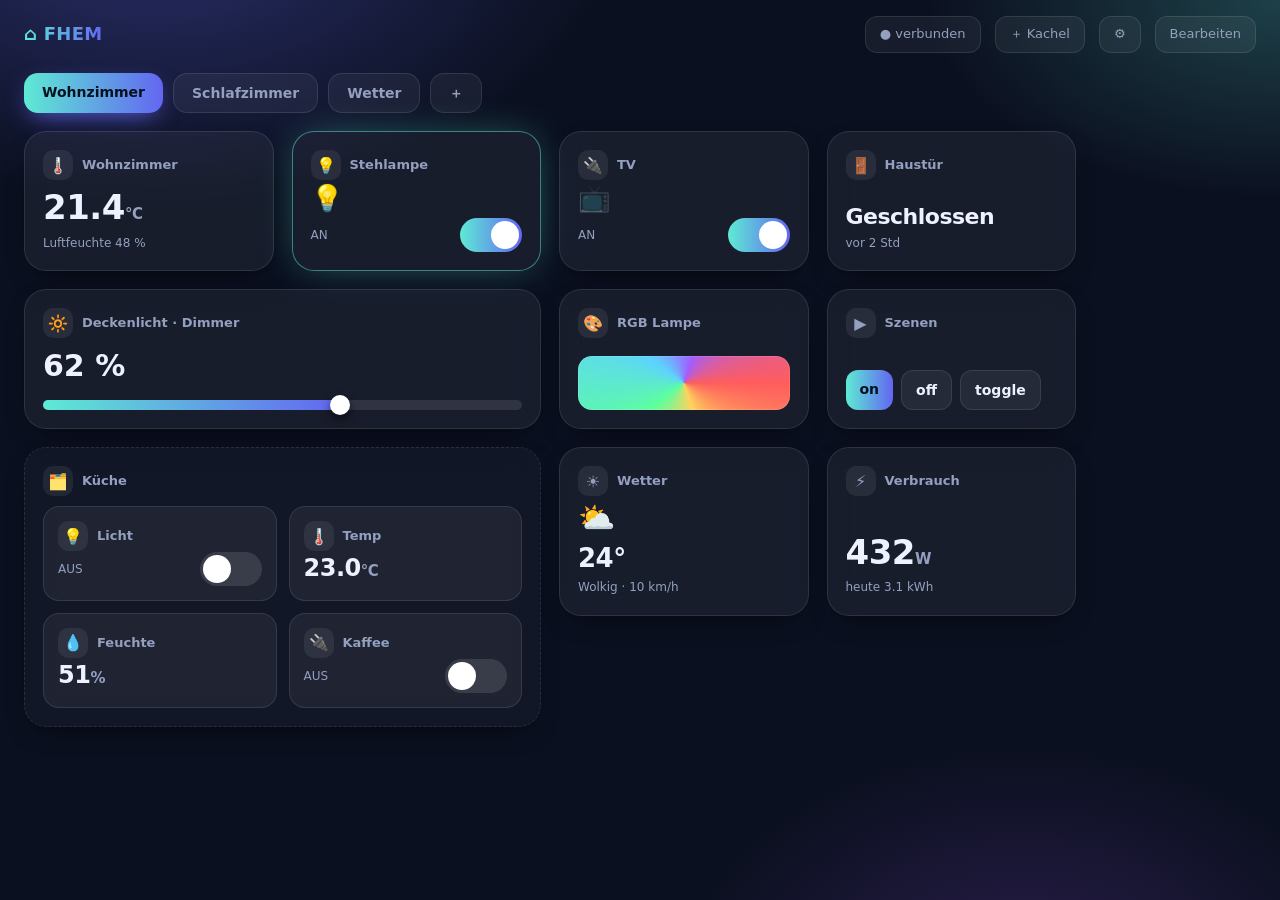
<file: public/preview/aurora.html>
<!DOCTYPE html>
<html lang="de"><head>
<meta charset="UTF-8"><meta name="viewport" content="width=device-width, initial-scale=1">
<title>Preview · Aurora</title>
<style>
:root{
  --accent1:#5eead4; --accent2:#6366f1; --text:#eef2ff; --muted:#93a0c0;
  --card:rgba(255,255,255,.055); --stroke:rgba(255,255,255,.10);
}
*{box-sizing:border-box}
body{margin:0;min-height:100vh;color:var(--text);font:15px/1.45 "Inter",system-ui,-apple-system,sans-serif;
  background:#0b1020;
  background-image:radial-gradient(60vw 50vh at 12% -8%,rgba(99,102,241,.35),transparent 60%),
                   radial-gradient(50vw 40vh at 100% 0%,rgba(94,234,212,.22),transparent 55%),
                   radial-gradient(45vw 45vh at 80% 110%,rgba(168,85,247,.20),transparent 60%);
  -webkit-font-smoothing:antialiased;}
.bar{display:flex;align-items:center;gap:14px;padding:16px 24px}
.brand{font-weight:800;letter-spacing:.3px;font-size:18px;
  background:linear-gradient(90deg,var(--accent1),var(--accent2));-webkit-background-clip:text;background-clip:text;color:transparent}
.spacer{flex:1}
.chip{padding:8px 14px;border:1px solid var(--stroke);border-radius:12px;background:var(--card);color:var(--muted);font-size:13px;backdrop-filter:blur(8px)}
.tabs{display:flex;gap:10px;padding:4px 24px 18px}
.tab{padding:9px 18px;border-radius:14px;border:1px solid var(--stroke);background:var(--card);color:var(--muted);font-weight:600;font-size:14px;backdrop-filter:blur(8px)}
.tab.on{color:#06121f;border:none;background:linear-gradient(90deg,var(--accent1),var(--accent2));box-shadow:0 8px 24px -8px var(--accent2)}
.grid{display:grid;grid-template-columns:repeat(4,1fr);gap:18px;padding:0 24px 28px;max-width:1100px}
.card{background:var(--card);border:1px solid var(--stroke);border-radius:22px;padding:18px;backdrop-filter:blur(14px);
  box-shadow:0 10px 30px -16px #000;position:relative;overflow:hidden;min-height:140px;display:flex;flex-direction:column}
.head{display:flex;align-items:center;gap:9px;color:var(--muted);font-size:13px;font-weight:600}
.ico{width:30px;height:30px;border-radius:10px;display:grid;place-items:center;background:rgba(255,255,255,.07);font-size:16px}
.val{margin-top:auto;font-size:34px;font-weight:800;letter-spacing:-.5px}
.val small{font-size:15px;color:var(--muted);font-weight:600}
.sub{color:var(--muted);font-size:12px;margin-top:2px}
.col2{grid-column:span 2}.col2r{grid-row:span 2}
/* switch */
.toggle{margin-top:auto;display:flex;align-items:center;justify-content:space-between}
.knob{width:62px;height:34px;border-radius:20px;background:rgba(255,255,255,.12);position:relative;transition:.2s}
.knob::after{content:"";position:absolute;top:3px;left:3px;width:28px;height:28px;border-radius:50%;background:#fff;transition:.2s}
.on .knob{background:linear-gradient(90deg,var(--accent1),var(--accent2))}
.on .knob::after{left:31px}
.card.lit{border-color:rgba(94,234,212,.5);box-shadow:0 0 40px -10px rgba(94,234,212,.45)}
.bulb{font-size:26px}
/* dimmer */
.track{margin-top:auto;height:10px;border-radius:8px;background:rgba(255,255,255,.10);position:relative}
.fill{position:absolute;inset:0 38% 0 0;border-radius:8px;background:linear-gradient(90deg,var(--accent1),var(--accent2))}
.dot{position:absolute;top:50%;left:62%;width:20px;height:20px;border-radius:50%;background:#fff;transform:translate(-50%,-50%);box-shadow:0 4px 10px #0008}
/* buttons */
.btns{margin-top:auto;display:flex;gap:8px;flex-wrap:wrap}
.btn{padding:9px 14px;border-radius:12px;border:1px solid var(--stroke);background:rgba(255,255,255,.06);color:var(--text);font-weight:600;font-size:14px}
.btn.primary{border:none;background:linear-gradient(90deg,var(--accent1),var(--accent2));color:#06121f}
/* group */
.group{grid-column:span 2;grid-row:span 2;background:rgba(255,255,255,.03);border-style:dashed}
.nest{margin-top:10px;display:grid;grid-template-columns:1fr 1fr;gap:12px;flex:1}
.nest .mini{background:var(--card);border:1px solid var(--stroke);border-radius:16px;padding:14px;display:flex;flex-direction:column}
.mini .val{font-size:24px}
/* color */
.swatch{margin-top:auto;height:54px;border-radius:14px;background:conic-gradient(from .25turn,#ff5d5d,#ffd25d,#5dff9e,#5dd2ff,#a25dff,#ff5d5d);box-shadow:inset 0 0 0 1px var(--stroke)}
.wic{font-size:30px}
</style></head><body>
<div class="bar"><div class="brand">⌂ FHEM</div><div class="spacer"></div>
  <div class="chip">● verbunden</div><div class="chip">＋ Kachel</div><div class="chip">⚙</div><div class="chip">Bearbeiten</div></div>
<div class="tabs"><div class="tab on">Wohnzimmer</div><div class="tab">Schlafzimmer</div><div class="tab">Wetter</div><div class="tab">＋</div></div>
<div class="grid">
  <div class="card"><div class="head"><div class="ico">🌡️</div>Wohnzimmer</div><div class="val">21.4<small>°C</small></div><div class="sub">Luftfeuchte 48 %</div></div>
  <div class="card lit on"><div class="head"><div class="ico">💡</div>Stehlampe</div><div class="bulb">💡</div><div class="toggle"><span class="sub">AN</span><div class="knob"></div></div></div>
  <div class="card on"><div class="head"><div class="ico">🔌</div>TV</div><div class="bulb" style="opacity:.4">📺</div><div class="toggle"><span class="sub">AN</span><div class="knob"></div></div></div>
  <div class="card"><div class="head"><div class="ico">🚪</div>Haustür</div><div class="val" style="font-size:22px">Geschlossen</div><div class="sub">vor 2 Std</div></div>

  <div class="card col2"><div class="head"><div class="ico">🔆</div>Deckenlicht · Dimmer</div><div style="font-size:30px;font-weight:800;margin:6px 0">62 %</div><div class="track"><div class="fill"></div><div class="dot"></div></div></div>
  <div class="card"><div class="head"><div class="ico">🎨</div>RGB Lampe</div><div class="swatch"></div></div>
  <div class="card"><div class="head"><div class="ico">▶️</div>Szenen</div><div class="btns"><div class="btn primary">on</div><div class="btn">off</div><div class="btn">toggle</div></div></div>

  <div class="card group"><div class="head"><div class="ico">🗂️</div>Küche</div>
    <div class="nest">
      <div class="mini"><div class="head"><div class="ico">💡</div>Licht</div><div class="toggle"><span class="sub">AUS</span><div class="knob"></div></div></div>
      <div class="mini"><div class="head"><div class="ico">🌡️</div>Temp</div><div class="val">23.0<small>°C</small></div></div>
      <div class="mini"><div class="head"><div class="ico">💧</div>Feuchte</div><div class="val">51<small>%</small></div></div>
      <div class="mini"><div class="head"><div class="ico">🔌</div>Kaffee</div><div class="toggle"><span class="sub">AUS</span><div class="knob"></div></div></div>
    </div>
  </div>
  <div class="card"><div class="head"><div class="ico">☀️</div>Wetter</div><div class="wic">⛅</div><div class="val" style="font-size:26px">24°</div><div class="sub">Wolkig · 10 km/h</div></div>
  <div class="card"><div class="head"><div class="ico">⚡</div>Verbrauch</div><div class="val">432<small>W</small></div><div class="sub">heute 3.1 kWh</div></div>
</div>
</body></html>
</file>
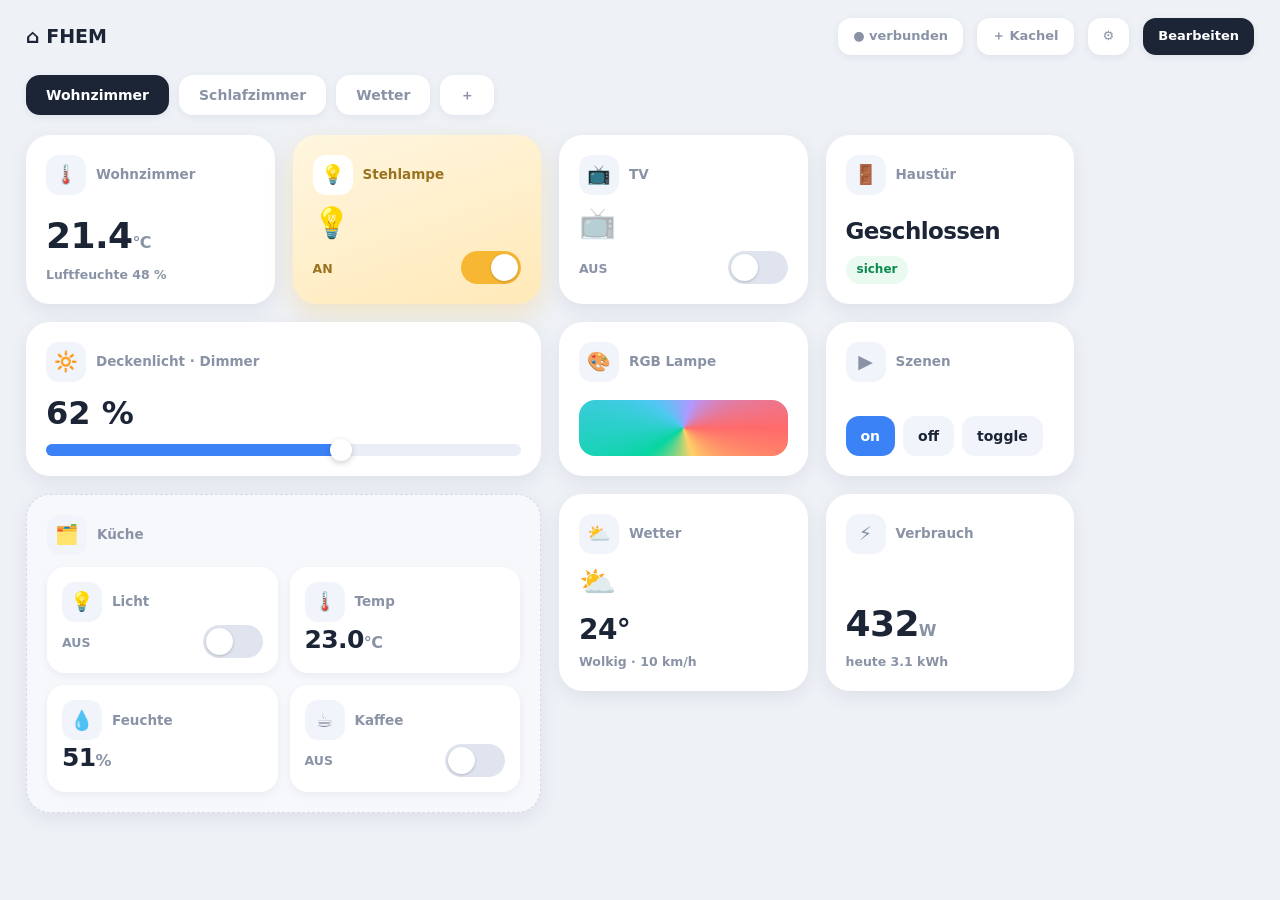
<file: public/preview/clean.html>
<!DOCTYPE html>
<html lang="de"><head>
<meta charset="UTF-8"><meta name="viewport" content="width=device-width, initial-scale=1">
<title>Preview · Clean</title>
<style>
:root{--bg:#eef1f6;--card:#fff;--text:#1c2536;--muted:#8a93a6;--line:#e6e9f0;
  --blue:#3b82f6;--amber:#f7b733;--green:#34c77b;--violet:#8b5cf6;}
*{box-sizing:border-box}
body{margin:0;min-height:100vh;background:var(--bg);color:var(--text);
  font:15px/1.45 "Inter",system-ui,-apple-system,sans-serif;-webkit-font-smoothing:antialiased}
.bar{display:flex;align-items:center;gap:14px;padding:18px 26px}
.brand{font-weight:800;font-size:19px}
.spacer{flex:1}
.chip{padding:9px 15px;border-radius:13px;background:var(--card);color:var(--muted);font-size:13px;font-weight:600;box-shadow:0 2px 8px #0b163712}
.chip.dark{background:var(--text);color:#fff}
.tabs{display:flex;gap:10px;padding:2px 26px 20px}
.tab{padding:10px 20px;border-radius:14px;background:var(--card);color:var(--muted);font-weight:700;font-size:14px;box-shadow:0 2px 8px #0b163710}
.tab.on{background:var(--text);color:#fff}
.grid{display:grid;grid-template-columns:repeat(4,1fr);gap:18px;padding:0 26px 30px;max-width:1100px}
.card{background:var(--card);border-radius:24px;padding:20px;min-height:148px;display:flex;flex-direction:column;
  box-shadow:0 6px 20px #0b163712;transition:.2s}
.head{display:flex;align-items:center;gap:10px;font-size:13.5px;font-weight:700;color:var(--muted)}
.ico{width:40px;height:40px;border-radius:13px;display:grid;place-items:center;font-size:19px;background:#f1f4fa}
.val{margin-top:auto;font-size:36px;font-weight:800;letter-spacing:-.6px}
.val small{font-size:16px;color:var(--muted);font-weight:700}
.sub{color:var(--muted);font-size:12.5px;font-weight:600;margin-top:3px}
.col2{grid-column:span 2}
.toggle{margin-top:auto;display:flex;align-items:center;justify-content:space-between}
.knob{width:60px;height:33px;border-radius:20px;background:#dfe4ee;position:relative;transition:.2s}
.knob::after{content:"";position:absolute;top:3px;left:3px;width:27px;height:27px;border-radius:50%;background:#fff;box-shadow:0 1px 3px #0003;transition:.2s}
/* lit card: tints amber like HomeKit */
.card.lit{background:linear-gradient(160deg,#fff6e0,#ffe9b8);box-shadow:0 10px 26px #f7b73340}
.card.lit .ico{background:#fff;color:#e89c00}
.card.lit .knob{background:var(--amber)}.card.lit .knob::after{left:30px}
.card.lit .head{color:#9a7320}
.bulb{font-size:30px;margin:6px 0}
/* dimmer */
.track{margin-top:auto;height:12px;border-radius:9px;background:#eaeef6;position:relative}
.fill{position:absolute;inset:0 38% 0 0;border-radius:9px;background:var(--blue)}
.dot{position:absolute;top:50%;left:62%;width:22px;height:22px;border-radius:50%;background:#fff;transform:translate(-50%,-50%);box-shadow:0 2px 6px #0003}
.btns{margin-top:auto;display:flex;gap:8px;flex-wrap:wrap}
.btn{padding:10px 15px;border-radius:13px;background:#f1f4fa;color:var(--text);font-weight:700;font-size:14px}
.btn.primary{background:var(--blue);color:#fff}
.group{grid-column:span 2;grid-row:span 2;background:#f6f8fc;border:1.5px dashed #d3dae8}
.nest{margin-top:12px;display:grid;grid-template-columns:1fr 1fr;gap:12px;flex:1}
.nest .mini{background:var(--card);border-radius:18px;padding:15px;display:flex;flex-direction:column;box-shadow:0 3px 10px #0b16370e}
.mini .val{font-size:25px}
.swatch{margin-top:auto;height:56px;border-radius:16px;background:conic-gradient(from .25turn,#ff6b6b,#ffd166,#06d6a0,#4cc9f0,#b298ff,#ff6b6b)}
.pill{align-self:flex-start;margin-top:8px;padding:5px 11px;border-radius:20px;background:#eafaf1;color:#0a8a4e;font-size:12px;font-weight:700}
</style></head><body>
<div class="bar"><div class="brand">⌂ FHEM</div><div class="spacer"></div>
  <div class="chip">● verbunden</div><div class="chip">＋ Kachel</div><div class="chip">⚙</div><div class="chip dark">Bearbeiten</div></div>
<div class="tabs"><div class="tab on">Wohnzimmer</div><div class="tab">Schlafzimmer</div><div class="tab">Wetter</div><div class="tab">＋</div></div>
<div class="grid">
  <div class="card"><div class="head"><div class="ico">🌡️</div>Wohnzimmer</div><div class="val">21.4<small>°C</small></div><div class="sub">Luftfeuchte 48 %</div></div>
  <div class="card lit"><div class="head"><div class="ico">💡</div>Stehlampe</div><div class="bulb">💡</div><div class="toggle"><span class="sub" style="color:#9a7320">AN</span><div class="knob"></div></div></div>
  <div class="card"><div class="head"><div class="ico">📺</div>TV</div><div class="bulb" style="opacity:.35">📺</div><div class="toggle"><span class="sub">AUS</span><div class="knob"></div></div></div>
  <div class="card"><div class="head"><div class="ico">🚪</div>Haustür</div><div class="val" style="font-size:23px">Geschlossen</div><span class="pill">sicher</span></div>

  <div class="card col2"><div class="head"><div class="ico">🔆</div>Deckenlicht · Dimmer</div><div style="font-size:32px;font-weight:800;margin:8px 0">62 %</div><div class="track"><div class="fill"></div><div class="dot"></div></div></div>
  <div class="card"><div class="head"><div class="ico">🎨</div>RGB Lampe</div><div class="swatch"></div></div>
  <div class="card"><div class="head"><div class="ico">▶️</div>Szenen</div><div class="btns"><div class="btn primary">on</div><div class="btn">off</div><div class="btn">toggle</div></div></div>

  <div class="card group"><div class="head"><div class="ico">🗂️</div>Küche</div>
    <div class="nest">
      <div class="mini"><div class="head"><div class="ico">💡</div>Licht</div><div class="toggle"><span class="sub">AUS</span><div class="knob"></div></div></div>
      <div class="mini"><div class="head"><div class="ico">🌡️</div>Temp</div><div class="val">23.0<small>°C</small></div></div>
      <div class="mini"><div class="head"><div class="ico">💧</div>Feuchte</div><div class="val">51<small>%</small></div></div>
      <div class="mini"><div class="head"><div class="ico">☕</div>Kaffee</div><div class="toggle"><span class="sub">AUS</span><div class="knob"></div></div></div>
    </div>
  </div>
  <div class="card"><div class="head"><div class="ico">⛅</div>Wetter</div><div class="bulb">⛅</div><div class="val" style="font-size:28px">24°</div><div class="sub">Wolkig · 10 km/h</div></div>
  <div class="card"><div class="head"><div class="ico">⚡</div>Verbrauch</div><div class="val">432<small>W</small></div><div class="sub">heute 3.1 kWh</div></div>
</div>
</body></html>
</file>
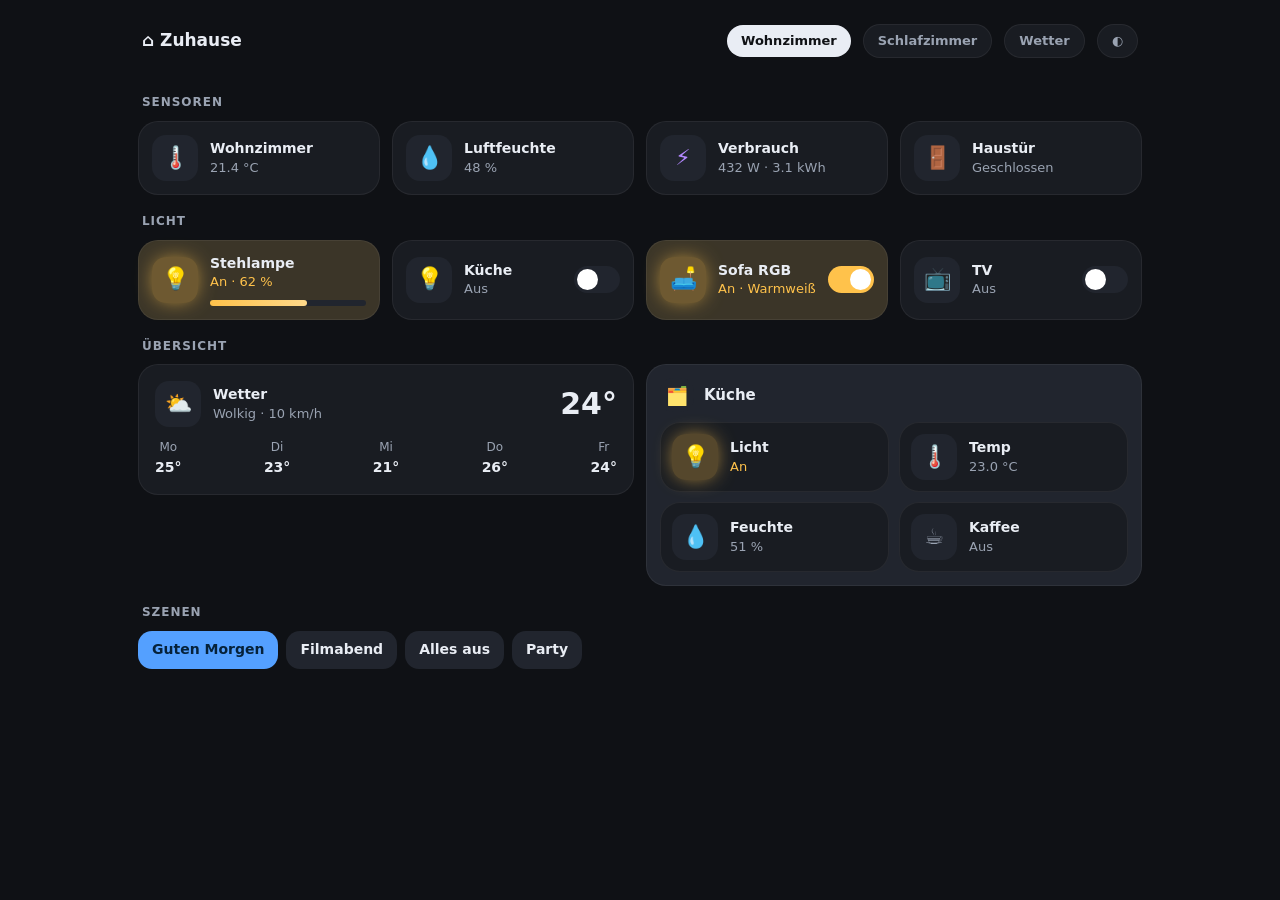
<file: public/preview/modern.html>
<!DOCTYPE html>
<html lang="de"><head>
<meta charset="UTF-8"><meta name="viewport" content="width=device-width, initial-scale=1">
<title>Preview · Modern</title>
<style>
:root{
  --bg:#0f1115; --surface:#191c22; --surface2:#21252e; --line:rgba(255,255,255,.06);
  --text:#e9edf4; --muted:#9aa3b2; --accent:#54a0ff; --on:#ffc24b;
  --good:#43d17a; --r:20px;
}
.light{ --bg:#f3f4f7; --surface:#ffffff; --surface2:#f0f2f6; --line:rgba(0,0,0,.06);
  --text:#1b2330; --muted:#7b8494; --accent:#3b82f6; --on:#f5a623; }
*{box-sizing:border-box;margin:0}
body{background:var(--bg);color:var(--text);font:15px/1.4 "Inter",system-ui,-apple-system,sans-serif;-webkit-font-smoothing:antialiased}
.wrap{max-width:1040px;margin:0 auto;padding:18px}
.bar{display:flex;align-items:center;gap:12px;padding:6px 4px 18px}
.bar h1{font-size:17px;font-weight:800}
.bar .sp{flex:1}
.pill{padding:7px 14px;border-radius:999px;background:var(--surface);color:var(--muted);font-size:13px;font-weight:600;border:1px solid var(--line)}
.pill.on{background:var(--text);color:var(--bg);border:none}
.sect{font-size:12px;font-weight:700;letter-spacing:.08em;text-transform:uppercase;color:var(--muted);margin:18px 4px 10px}
.grid{display:grid;grid-template-columns:repeat(4,1fr);gap:12px}
/* base card */
.card{background:var(--surface);border:1px solid var(--line);border-radius:var(--r);padding:13px;display:flex;align-items:center;gap:12px;min-height:66px;transition:.18s}
.chip{width:46px;height:46px;min-width:46px;border-radius:14px;display:grid;place-items:center;font-size:22px;background:var(--surface2);color:var(--muted)}
.tx{min-width:0;flex:1}
.tx .name{font-size:14px;font-weight:700;white-space:nowrap;overflow:hidden;text-overflow:ellipsis}
.tx .st{font-size:13px;color:var(--muted);white-space:nowrap;overflow:hidden;text-overflow:ellipsis}
/* light/switch ON state */
.card.on{background:color-mix(in srgb,var(--on) 15%,var(--surface))}
.card.on .chip{background:color-mix(in srgb,var(--on) 26%,transparent);color:var(--on);box-shadow:0 0 22px -6px var(--on)}
.card.on .st{color:var(--on)}
.card .toggle{width:46px;height:27px;border-radius:999px;background:var(--surface2);position:relative;flex:0 0 auto}
.card .toggle::after{content:"";position:absolute;top:3px;left:3px;width:21px;height:21px;border-radius:50%;background:#fff;transition:.18s}
.card.on .toggle{background:var(--on)} .card.on .toggle::after{left:22px}
/* sensor accent chips */
.chip.temp{color:#ff8a5b} .chip.hum{color:#4cc9f0} .chip.pow{color:#b388ff}
/* spans */
.s2{grid-column:span 2}.s2r{grid-row:span 2}
/* slider mini */
.mini-slider{height:6px;border-radius:6px;background:var(--surface2);margin-top:8px;position:relative}
.mini-slider>i{position:absolute;left:0;top:0;bottom:0;width:62%;border-radius:6px;background:linear-gradient(90deg,var(--on),#ffd98a)}
/* weather wide */
.weather{flex-direction:column;align-items:stretch;gap:10px;padding:16px}
.weather .top{display:flex;align-items:center;gap:12px}
.weather .deg{font-size:30px;font-weight:800}
.weather .fc{display:flex;justify-content:space-between;gap:8px;margin-top:2px}
.weather .fc div{text-align:center;color:var(--muted);font-size:12px}
.weather .fc b{display:block;color:var(--text);font-size:14px;margin-top:2px}
/* group */
.group{grid-column:span 2;grid-row:span 2;flex-direction:column;align-items:stretch;gap:10px;background:var(--surface2)}
.group .ghead{display:flex;align-items:center;gap:10px;font-weight:800}
.group .gbody{display:grid;grid-template-columns:1fr 1fr;gap:10px}
.group .gbody .card{background:var(--surface);min-height:58px;padding:11px}
/* scenes */
.scenes{display:flex;gap:8px;flex-wrap:wrap}
.scene{padding:9px 14px;border-radius:14px;background:var(--surface2);font-weight:700;font-size:14px}
.scene.p{background:var(--accent);color:#06223a}
</style></head>
<body class="dark">
<div class="wrap">
  <div class="bar"><h1>⌂ Zuhause</h1><div class="sp"></div>
    <span class="pill on">Wohnzimmer</span><span class="pill">Schlafzimmer</span><span class="pill">Wetter</span>
    <span class="pill" id="themeBtn" style="cursor:pointer">◐</span></div>

  <div class="sect">Sensoren</div>
  <div class="grid">
    <div class="card"><div class="chip temp">🌡️</div><div class="tx"><div class="name">Wohnzimmer</div><div class="st">21.4 °C</div></div></div>
    <div class="card"><div class="chip hum">💧</div><div class="tx"><div class="name">Luftfeuchte</div><div class="st">48 %</div></div></div>
    <div class="card"><div class="chip pow">⚡</div><div class="tx"><div class="name">Verbrauch</div><div class="st">432 W · 3.1 kWh</div></div></div>
    <div class="card"><div class="chip">🚪</div><div class="tx"><div class="name">Haustür</div><div class="st">Geschlossen</div></div></div>
  </div>

  <div class="sect">Licht</div>
  <div class="grid">
    <div class="card on"><div class="chip">💡</div><div class="tx"><div class="name">Stehlampe</div><div class="st">An · 62 %</div><div class="mini-slider"><i></i></div></div></div>
    <div class="card"><div class="chip">💡</div><div class="tx"><div class="name">Küche</div><div class="st">Aus</div></div><div class="toggle"></div></div>
    <div class="card on"><div class="chip">🛋️</div><div class="tx"><div class="name">Sofa RGB</div><div class="st">An · Warmweiß</div></div><div class="toggle"></div></div>
    <div class="card"><div class="chip">📺</div><div class="tx"><div class="name">TV</div><div class="st">Aus</div></div><div class="toggle"></div></div>
  </div>

  <div class="sect">Übersicht</div>
  <div class="grid">
    <div class="card weather s2"><div class="top"><div class="chip" style="color:#ffd166">⛅</div><div class="tx"><div class="name">Wetter</div><div class="st">Wolkig · 10 km/h</div></div><div class="deg">24°</div></div>
      <div class="fc"><div>Mo<b>25°</b></div><div>Di<b>23°</b></div><div>Mi<b>21°</b></div><div>Do<b>26°</b></div><div>Fr<b>24°</b></div></div></div>
    <div class="card group"><div class="ghead"><div class="chip" style="font-size:18px;width:34px;height:34px;min-width:34px">🗂️</div>Küche</div>
      <div class="gbody">
        <div class="card on"><div class="chip">💡</div><div class="tx"><div class="name">Licht</div><div class="st">An</div></div></div>
        <div class="card"><div class="chip temp">🌡️</div><div class="tx"><div class="name">Temp</div><div class="st">23.0 °C</div></div></div>
        <div class="card"><div class="chip hum">💧</div><div class="tx"><div class="name">Feuchte</div><div class="st">51 %</div></div></div>
        <div class="card"><div class="chip">☕</div><div class="tx"><div class="name">Kaffee</div><div class="st">Aus</div></div></div>
      </div></div>
  </div>

  <div class="sect">Szenen</div>
  <div class="scenes">
    <div class="scene p">Guten Morgen</div><div class="scene">Filmabend</div><div class="scene">Alles aus</div><div class="scene">Party</div>
  </div>
</div>
<script>
  themeBtn.onclick=()=>document.body.classList.toggle('light');
</script>
</body></html>
</file>
